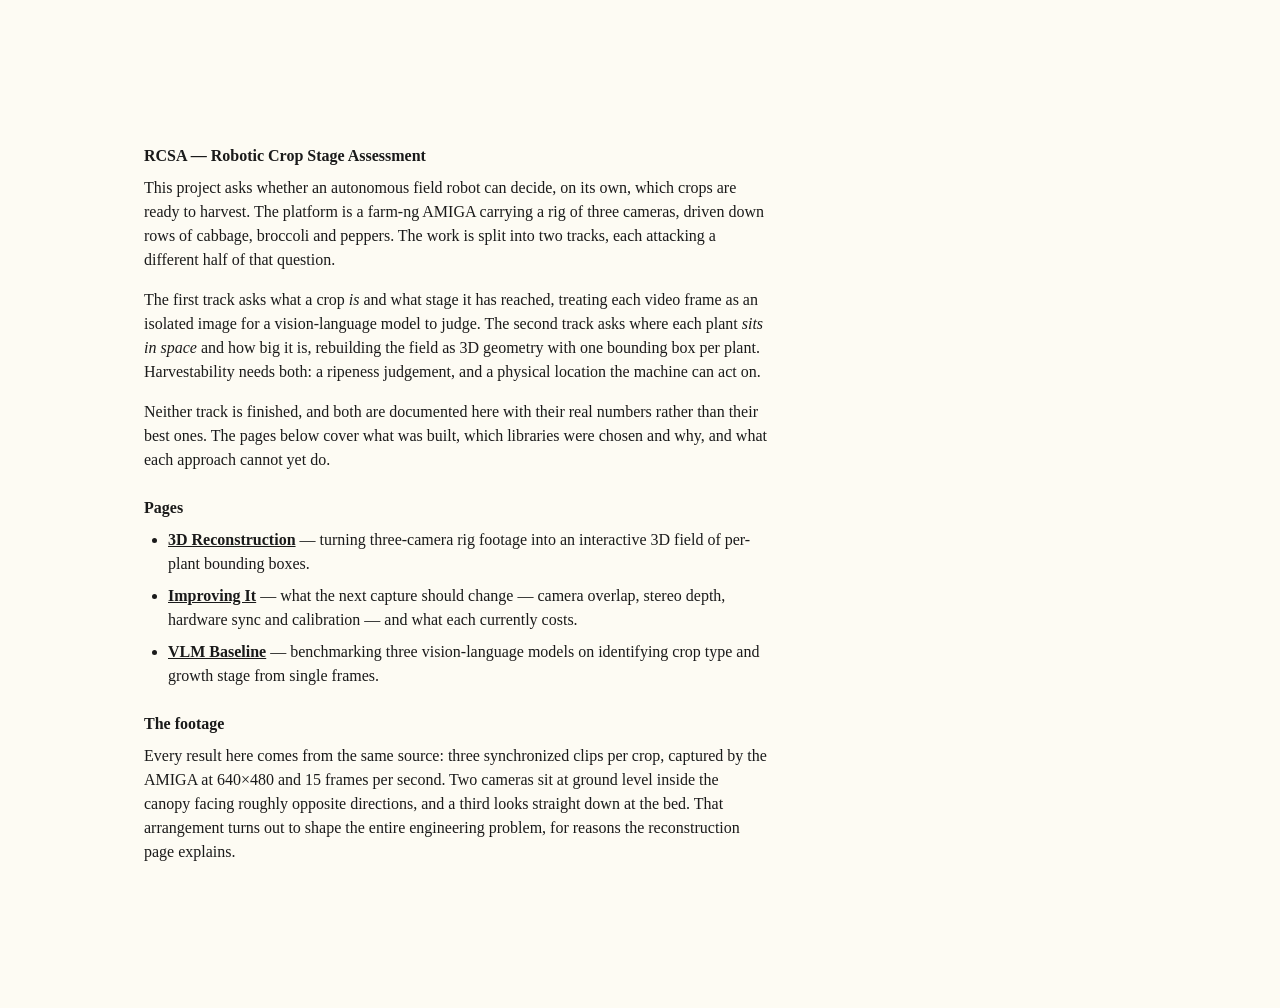
<file: docs/index.html>
<!DOCTYPE html>
<html lang="en">
<head>
<meta charset="utf-8">
<meta name="viewport" content="width=device-width, initial-scale=1">
<title>RCSA — Robotic Crop Stage Assessment</title>
<link rel="stylesheet" href="style.css">
</head>
<body>

<h1>RCSA — Robotic Crop Stage Assessment</h1>

<p>This project asks whether an autonomous field robot can decide, on its own,
which crops are ready to harvest. The platform is a farm-ng AMIGA carrying a
rig of three cameras, driven down rows of cabbage, broccoli and peppers. The
work is split into two tracks, each attacking a different half of that question.</p>

<p>The first track asks what a crop <em>is</em> and what stage it has reached,
treating each video frame as an isolated image for a vision-language model to
judge. The second track asks where each plant <em>sits in space</em> and how big
it is, rebuilding the field as 3D geometry with one bounding box per plant.
Harvestability needs both: a ripeness judgement, and a physical location the
machine can act on.</p>

<p>Neither track is finished, and both are documented here with their real
numbers rather than their best ones. The pages below cover what was built, which
libraries were chosen and why, and what each approach cannot yet do.</p>

<h2>Pages</h2>

<ul>
  <li><a href="reconstruction.html"><strong>3D Reconstruction</strong></a> —
      turning three-camera rig footage into an interactive 3D field of per-plant
      bounding boxes.</li>
  <li><a href="improving.html"><strong>Improving It</strong></a> &mdash;
      what the next capture should change &mdash; camera overlap, stereo depth,
      hardware sync and calibration &mdash; and what each currently costs.</li>
  <li><a href="vlm.html"><strong>VLM Baseline</strong></a> —
      benchmarking three vision-language models on identifying crop type and
      growth stage from single frames.</li>
</ul>

<h2>The footage</h2>

<p>Every result here comes from the same source: three synchronized clips per
crop, captured by the AMIGA at 640&times;480 and 15 frames per second. Two
cameras sit at ground level inside the canopy facing roughly opposite
directions, and a third looks straight down at the bed. That arrangement turns
out to shape the entire engineering problem, for reasons the reconstruction page
explains.</p>

</body>
</html>
</file>
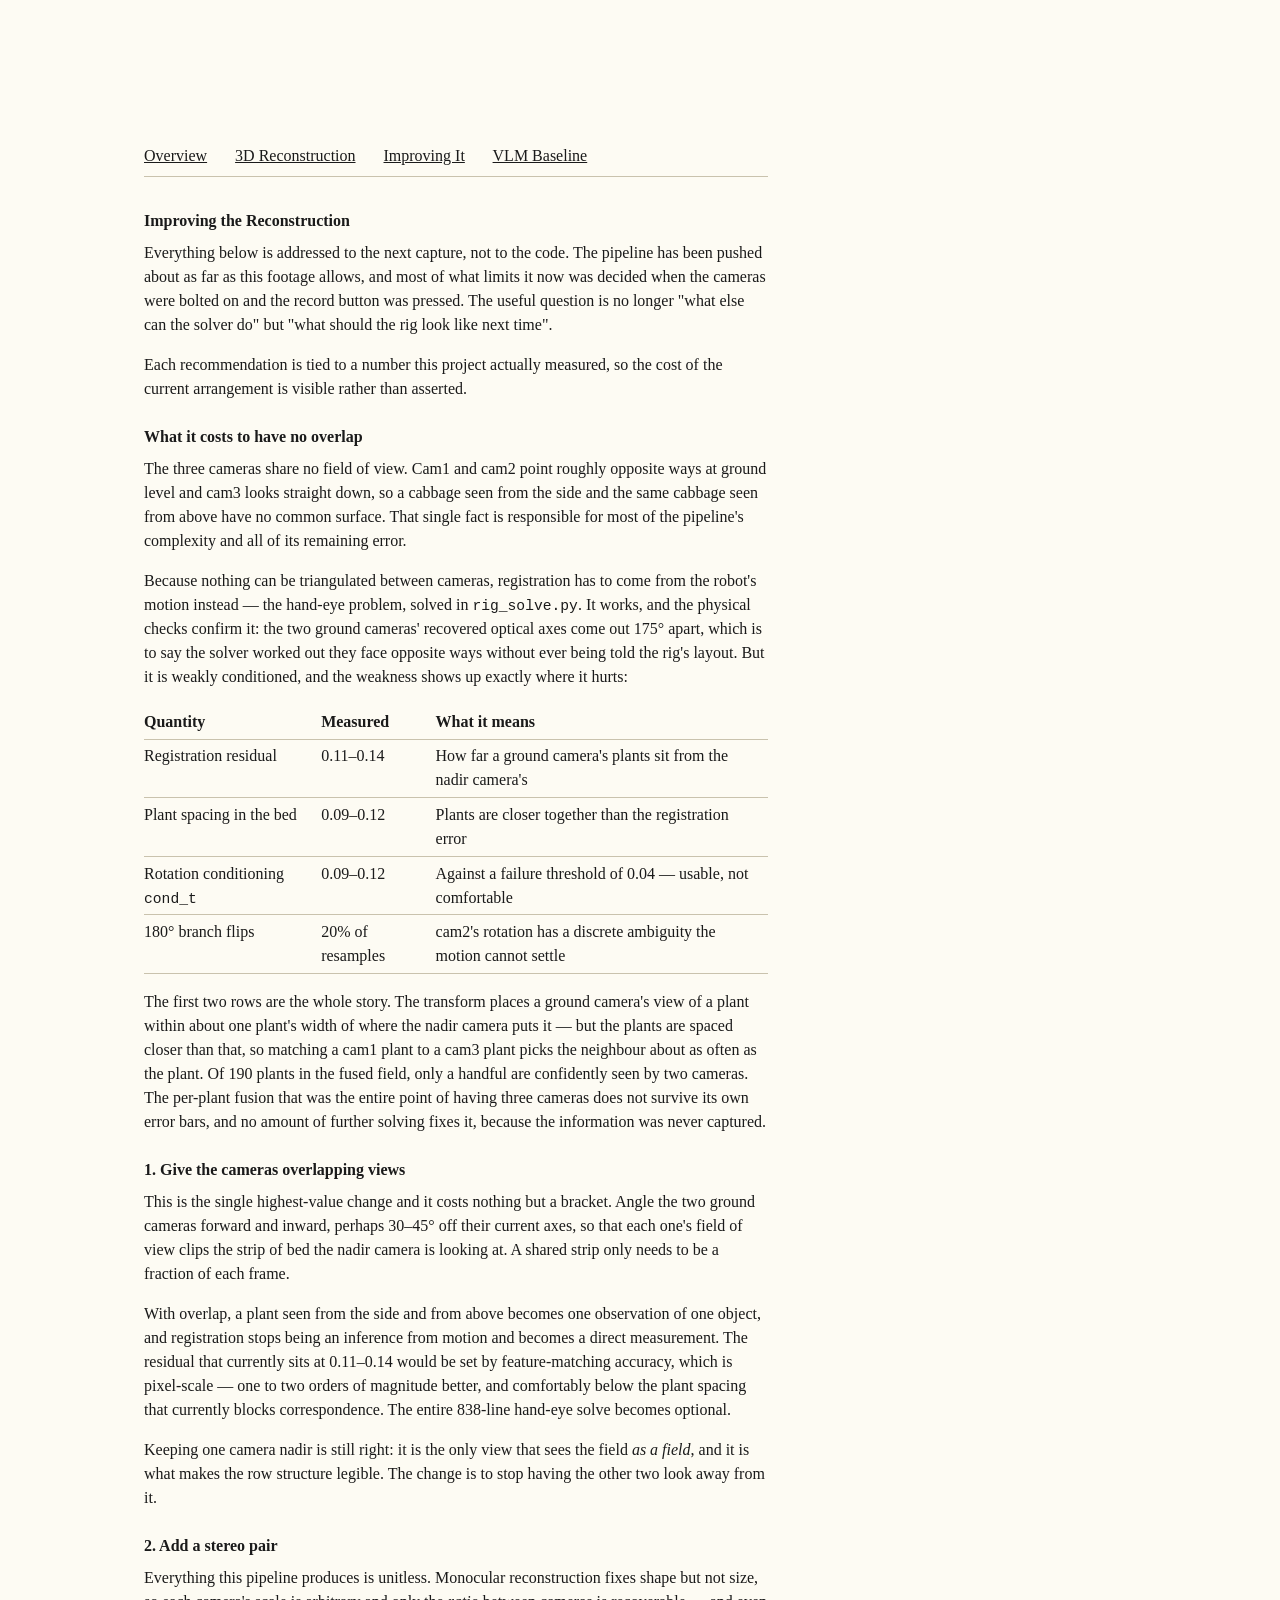
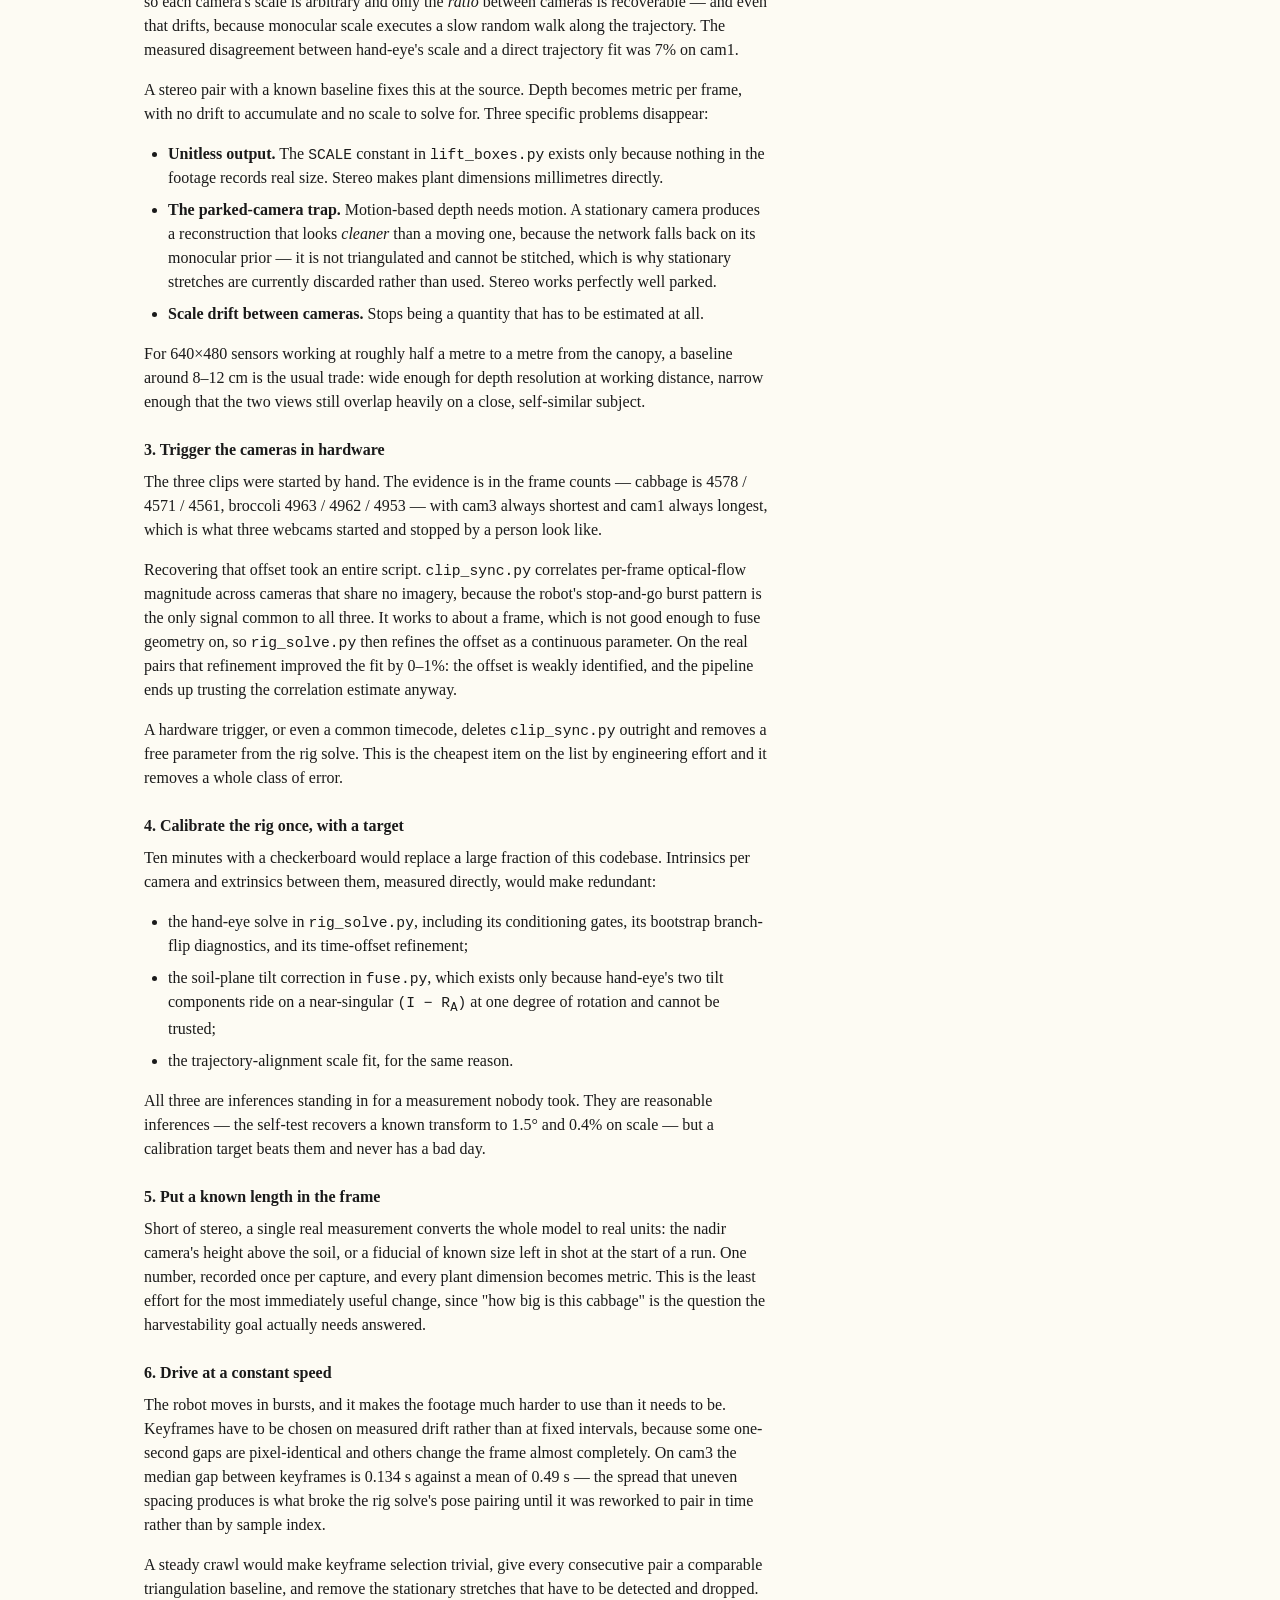
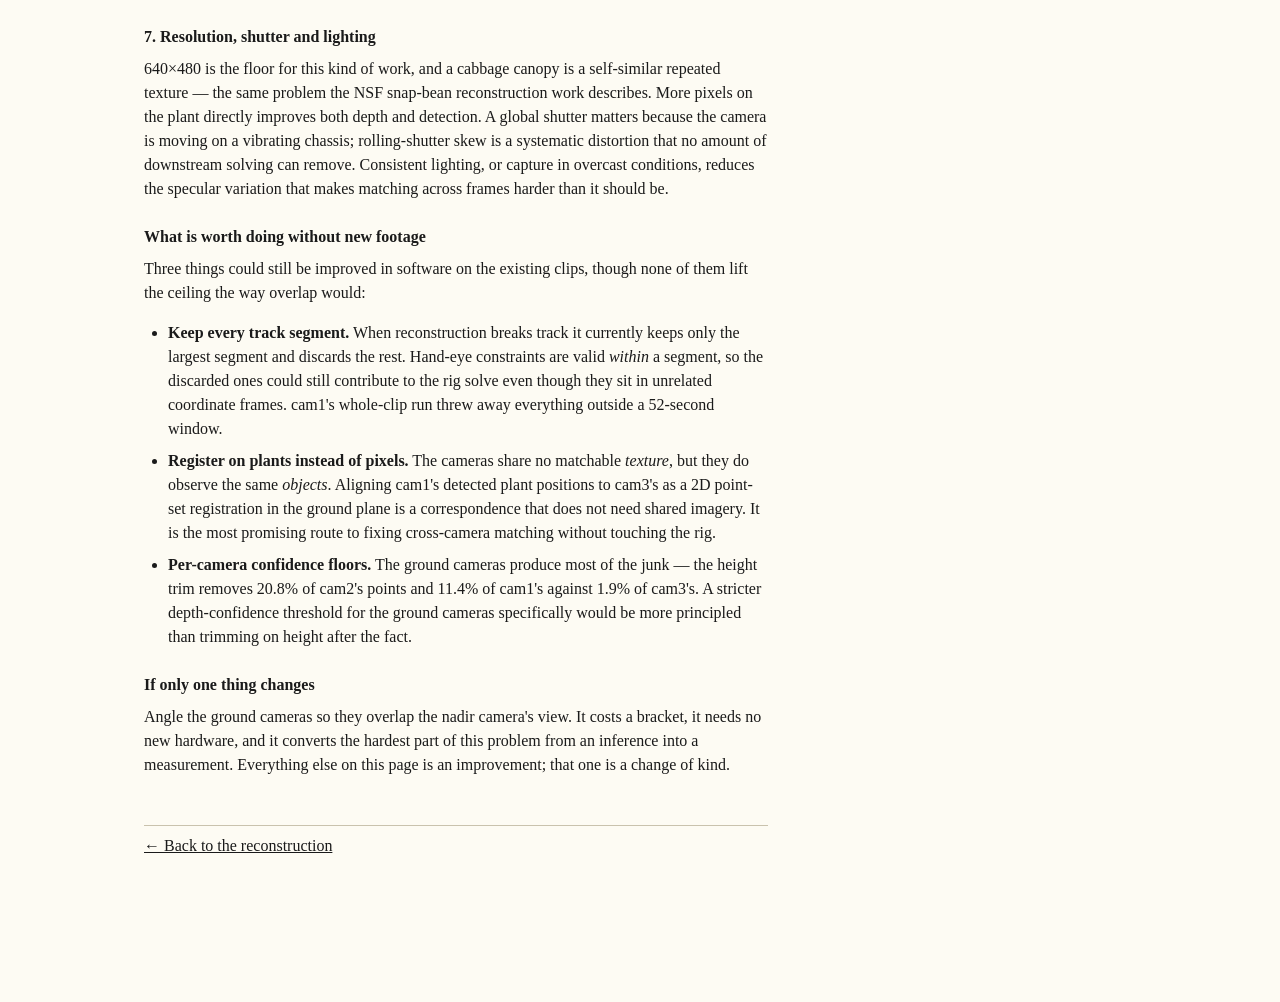
<file: docs/improving.html>
<!DOCTYPE html>
<html lang="en">
<head>
<meta charset="utf-8">
<meta name="viewport" content="width=device-width, initial-scale=1">
<title>Improving the Reconstruction — RCSA</title>
<link rel="stylesheet" href="style.css">
</head>
<body>

<nav>
  <a href="index.html">Overview</a>
  <a href="reconstruction.html">3D Reconstruction</a>
  <a href="improving.html">Improving It</a>
  <a href="vlm.html">VLM Baseline</a>
</nav>

<h1>Improving the Reconstruction</h1>

<p>Everything below is addressed to the next capture, not to the code. The
pipeline has been pushed about as far as this footage allows, and most of what
limits it now was decided when the cameras were bolted on and the record button
was pressed. The useful question is no longer "what else can the solver do" but
"what should the rig look like next time".</p>

<p>Each recommendation is tied to a number this project actually measured, so
the cost of the current arrangement is visible rather than asserted.</p>

<h2>What it costs to have no overlap</h2>

<p>The three cameras share no field of view. Cam1 and cam2 point roughly
opposite ways at ground level and cam3 looks straight down, so a cabbage seen
from the side and the same cabbage seen from above have no common surface. That
single fact is responsible for most of the pipeline's complexity and all of its
remaining error.</p>

<p>Because nothing can be triangulated between cameras, registration has to come
from the robot's motion instead &mdash; the hand-eye problem, solved in
<code>rig_solve.py</code>. It works, and the physical checks confirm it: the two
ground cameras' recovered optical axes come out 175&deg; apart, which is to say
the solver worked out they face opposite ways without ever being told the rig's
layout. But it is weakly conditioned, and the weakness shows up exactly where it
hurts:</p>

<table>
<tr><th>Quantity</th><th>Measured</th><th>What it means</th></tr>
<tr><td>Registration residual</td><td>0.11&ndash;0.14</td><td>How far a ground camera's plants sit from the nadir camera's</td></tr>
<tr><td>Plant spacing in the bed</td><td>0.09&ndash;0.12</td><td>Plants are closer together than the registration error</td></tr>
<tr><td>Rotation conditioning <code>cond_t</code></td><td>0.09&ndash;0.12</td><td>Against a failure threshold of 0.04 &mdash; usable, not comfortable</td></tr>
<tr><td>180&deg; branch flips</td><td>20% of resamples</td><td>cam2's rotation has a discrete ambiguity the motion cannot settle</td></tr>
</table>

<p>The first two rows are the whole story. The transform places a ground
camera's view of a plant within about one plant's width of where the nadir
camera puts it &mdash; but the plants are spaced closer than that, so matching a
cam1 plant to a cam3 plant picks the neighbour about as often as the plant. Of
190 plants in the fused field, only a handful are confidently seen by two
cameras. The per-plant fusion that was the entire point of having three cameras
does not survive its own error bars, and no amount of further solving fixes it,
because the information was never captured.</p>

<h2>1. Give the cameras overlapping views</h2>

<p>This is the single highest-value change and it costs nothing but a bracket.
Angle the two ground cameras forward and inward, perhaps 30&ndash;45&deg; off
their current axes, so that each one's field of view clips the strip of bed the
nadir camera is looking at. A shared strip only needs to be a fraction of each
frame.</p>

<p>With overlap, a plant seen from the side and from above becomes one
observation of one object, and registration stops being an inference from motion
and becomes a direct measurement. The residual that currently sits at
0.11&ndash;0.14 would be set by feature-matching accuracy, which is
pixel-scale &mdash; one to two orders of magnitude better, and comfortably below
the plant spacing that currently blocks correspondence. The entire 838-line
hand-eye solve becomes optional.</p>

<p>Keeping one camera nadir is still right: it is the only view that sees the
field <em>as a field</em>, and it is what makes the row structure legible. The
change is to stop having the other two look away from it.</p>

<h2>2. Add a stereo pair</h2>

<p>Everything this pipeline produces is unitless. Monocular reconstruction fixes
shape but not size, so each camera's scale is arbitrary and only the
<em>ratio</em> between cameras is recoverable &mdash; and even that drifts,
because monocular scale executes a slow random walk along the trajectory. The
measured disagreement between hand-eye's scale and a direct trajectory fit was
7% on cam1.</p>

<p>A stereo pair with a known baseline fixes this at the source. Depth becomes
metric per frame, with no drift to accumulate and no scale to solve for. Three
specific problems disappear:</p>

<ul>
<li><strong>Unitless output.</strong> The <code>SCALE</code> constant in
<code>lift_boxes.py</code> exists only because nothing in the footage records
real size. Stereo makes plant dimensions millimetres directly.</li>
<li><strong>The parked-camera trap.</strong> Motion-based depth needs motion. A
stationary camera produces a reconstruction that looks <em>cleaner</em> than a
moving one, because the network falls back on its monocular prior &mdash; it is
not triangulated and cannot be stitched, which is why stationary stretches are
currently discarded rather than used. Stereo works perfectly well parked.</li>
<li><strong>Scale drift between cameras.</strong> Stops being a quantity that
has to be estimated at all.</li>
</ul>

<p>For 640&times;480 sensors working at roughly half a metre to a metre from the
canopy, a baseline around 8&ndash;12&nbsp;cm is the usual trade: wide enough for
depth resolution at working distance, narrow enough that the two views still
overlap heavily on a close, self-similar subject.</p>

<h2>3. Trigger the cameras in hardware</h2>

<p>The three clips were started by hand. The evidence is in the frame counts
&mdash; cabbage is 4578 / 4571 / 4561, broccoli 4963 / 4962 / 4953 &mdash; with
cam3 always shortest and cam1 always longest, which is what three webcams
started and stopped by a person look like.</p>

<p>Recovering that offset took an entire script. <code>clip_sync.py</code>
correlates per-frame optical-flow magnitude across cameras that share no
imagery, because the robot's stop-and-go burst pattern is the only signal
common to all three. It works to about a frame, which is not good enough to fuse
geometry on, so <code>rig_solve.py</code> then refines the offset as a continuous
parameter. On the real pairs that refinement improved the fit by 0&ndash;1%: the
offset is weakly identified, and the pipeline ends up trusting the correlation
estimate anyway.</p>

<p>A hardware trigger, or even a common timecode, deletes
<code>clip_sync.py</code> outright and removes a free parameter from the rig
solve. This is the cheapest item on the list by engineering effort and it
removes a whole class of error.</p>

<h2>4. Calibrate the rig once, with a target</h2>

<p>Ten minutes with a checkerboard would replace a large fraction of this
codebase. Intrinsics per camera and extrinsics between them, measured directly,
would make redundant:</p>

<ul>
<li>the hand-eye solve in <code>rig_solve.py</code>, including its conditioning
gates, its bootstrap branch-flip diagnostics, and its time-offset refinement;</li>
<li>the soil-plane tilt correction in <code>fuse.py</code>, which exists only
because hand-eye's two tilt components ride on a near-singular
<code>(I&nbsp;&minus;&nbsp;R<sub>A</sub>)</code> at one degree of rotation and
cannot be trusted;</li>
<li>the trajectory-alignment scale fit, for the same reason.</li>
</ul>

<p>All three are inferences standing in for a measurement nobody took. They are
reasonable inferences &mdash; the self-test recovers a known transform to 1.5&deg;
and 0.4% on scale &mdash; but a calibration target beats them and never has a
bad day.</p>

<h2>5. Put a known length in the frame</h2>

<p>Short of stereo, a single real measurement converts the whole model to real
units: the nadir camera's height above the soil, or a fiducial of known size
left in shot at the start of a run. One number, recorded once per capture, and
every plant dimension becomes metric. This is the least effort for the most
immediately useful change, since "how big is this cabbage" is the question the
harvestability goal actually needs answered.</p>

<h2>6. Drive at a constant speed</h2>

<p>The robot moves in bursts, and it makes the footage much harder to use than
it needs to be. Keyframes have to be chosen on measured drift rather than at
fixed intervals, because some one-second gaps are pixel-identical and others
change the frame almost completely. On cam3 the median gap between keyframes is
0.134&nbsp;s against a mean of 0.49&nbsp;s &mdash; the spread that uneven spacing
produces is what broke the rig solve's pose pairing until it was reworked to
pair in time rather than by sample index.</p>

<p>A steady crawl would make keyframe selection trivial, give every consecutive
pair a comparable triangulation baseline, and remove the stationary stretches
that have to be detected and dropped.</p>

<h2>7. Resolution, shutter and lighting</h2>

<p>640&times;480 is the floor for this kind of work, and a cabbage canopy is a
self-similar repeated texture &mdash; the same problem the NSF snap-bean
reconstruction work describes. More pixels on the plant directly improves both
depth and detection. A global shutter matters because the camera is moving on a
vibrating chassis; rolling-shutter skew is a systematic distortion that no
amount of downstream solving can remove. Consistent lighting, or capture in
overcast conditions, reduces the specular variation that makes matching across
frames harder than it should be.</p>

<h2>What is worth doing without new footage</h2>

<p>Three things could still be improved in software on the existing clips,
though none of them lift the ceiling the way overlap would:</p>

<ul>
<li><strong>Keep every track segment.</strong> When reconstruction breaks track
it currently keeps only the largest segment and discards the rest. Hand-eye
constraints are valid <em>within</em> a segment, so the discarded ones could
still contribute to the rig solve even though they sit in unrelated coordinate
frames. cam1's whole-clip run threw away everything outside a 52-second
window.</li>
<li><strong>Register on plants instead of pixels.</strong> The cameras share no
matchable <em>texture</em>, but they do observe the same <em>objects</em>.
Aligning cam1's detected plant positions to cam3's as a 2D point-set
registration in the ground plane is a correspondence that does not need shared
imagery. It is the most promising route to fixing cross-camera matching without
touching the rig.</li>
<li><strong>Per-camera confidence floors.</strong> The ground cameras produce
most of the junk &mdash; the height trim removes 20.8% of cam2's points and
11.4% of cam1's against 1.9% of cam3's. A stricter depth-confidence threshold
for the ground cameras specifically would be more principled than trimming on
height after the fact.</li>
</ul>

<h2>If only one thing changes</h2>

<p>Angle the ground cameras so they overlap the nadir camera's view. It costs a
bracket, it needs no new hardware, and it converts the hardest part of this
problem from an inference into a measurement. Everything else on this page is an
improvement; that one is a change of kind.</p>

<p class="back"><a href="reconstruction.html">&#8592; Back to the reconstruction</a></p>

</body>
</html>
</file>
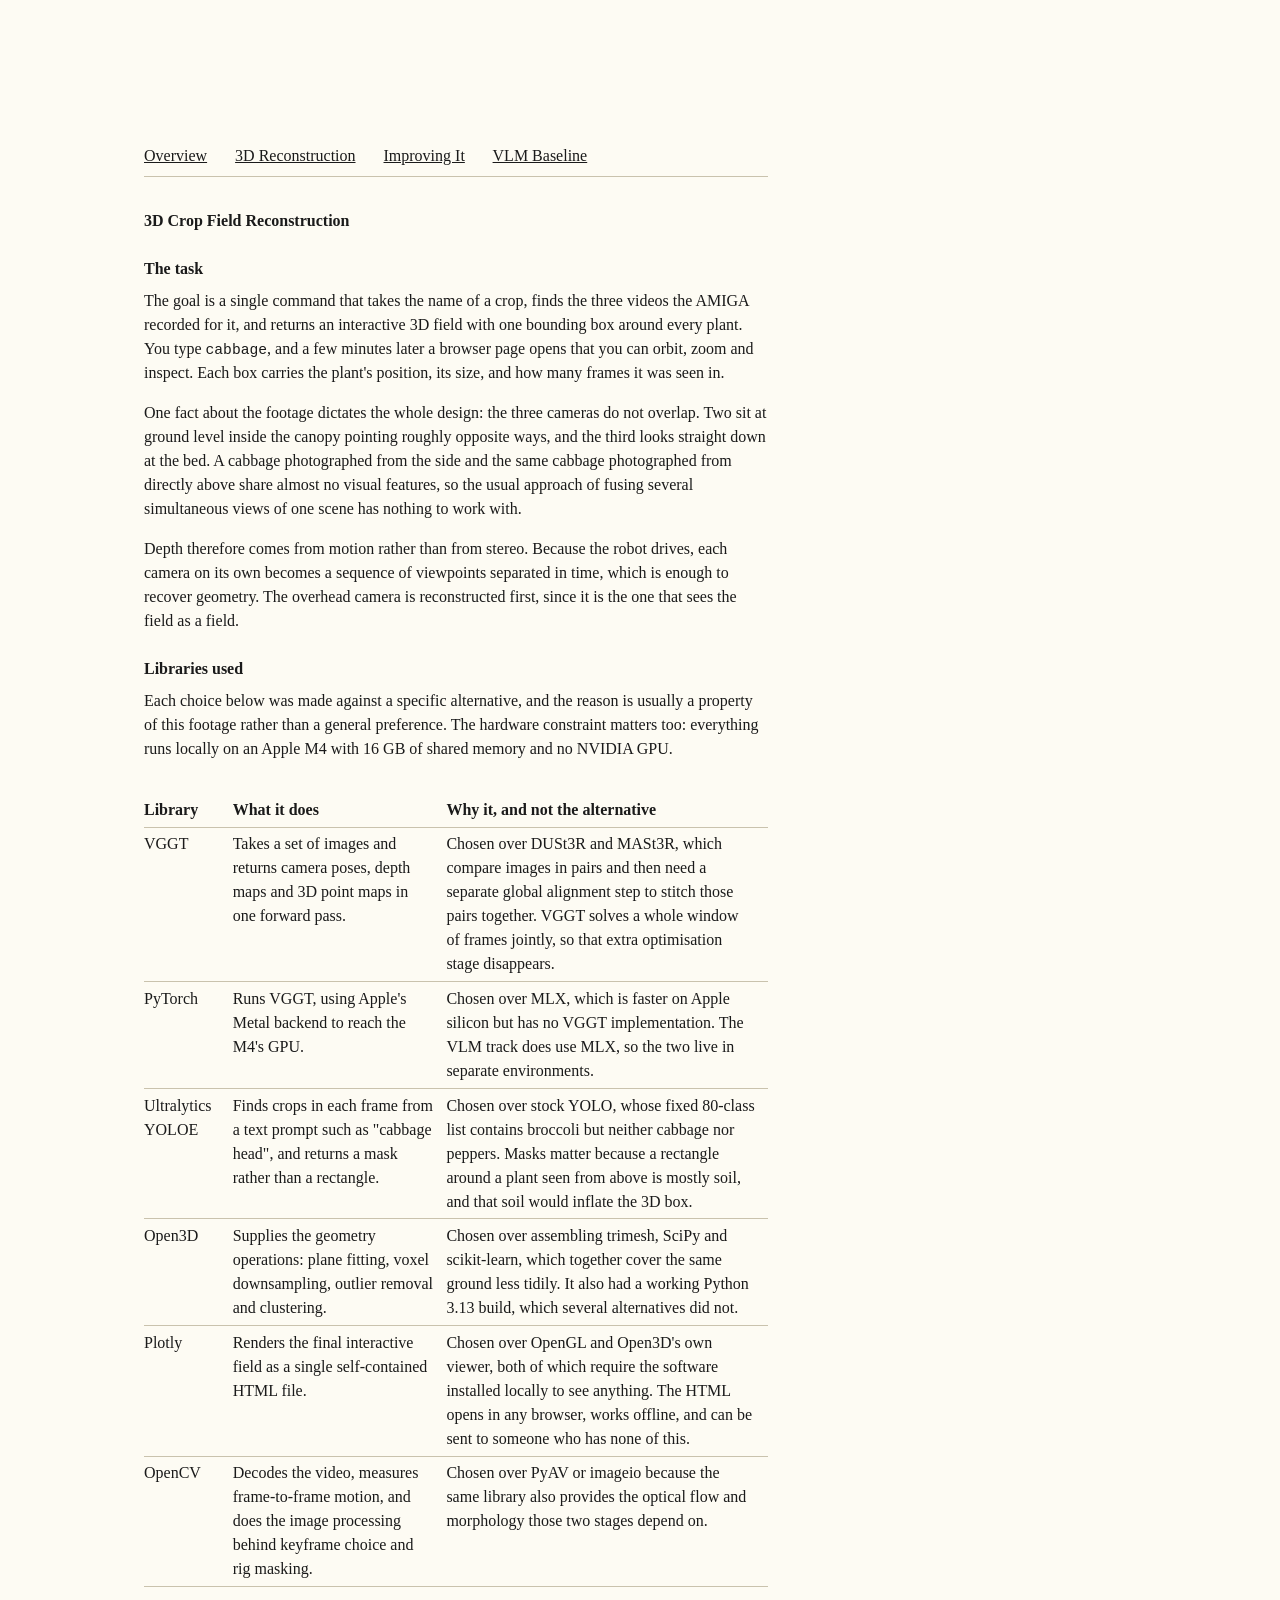
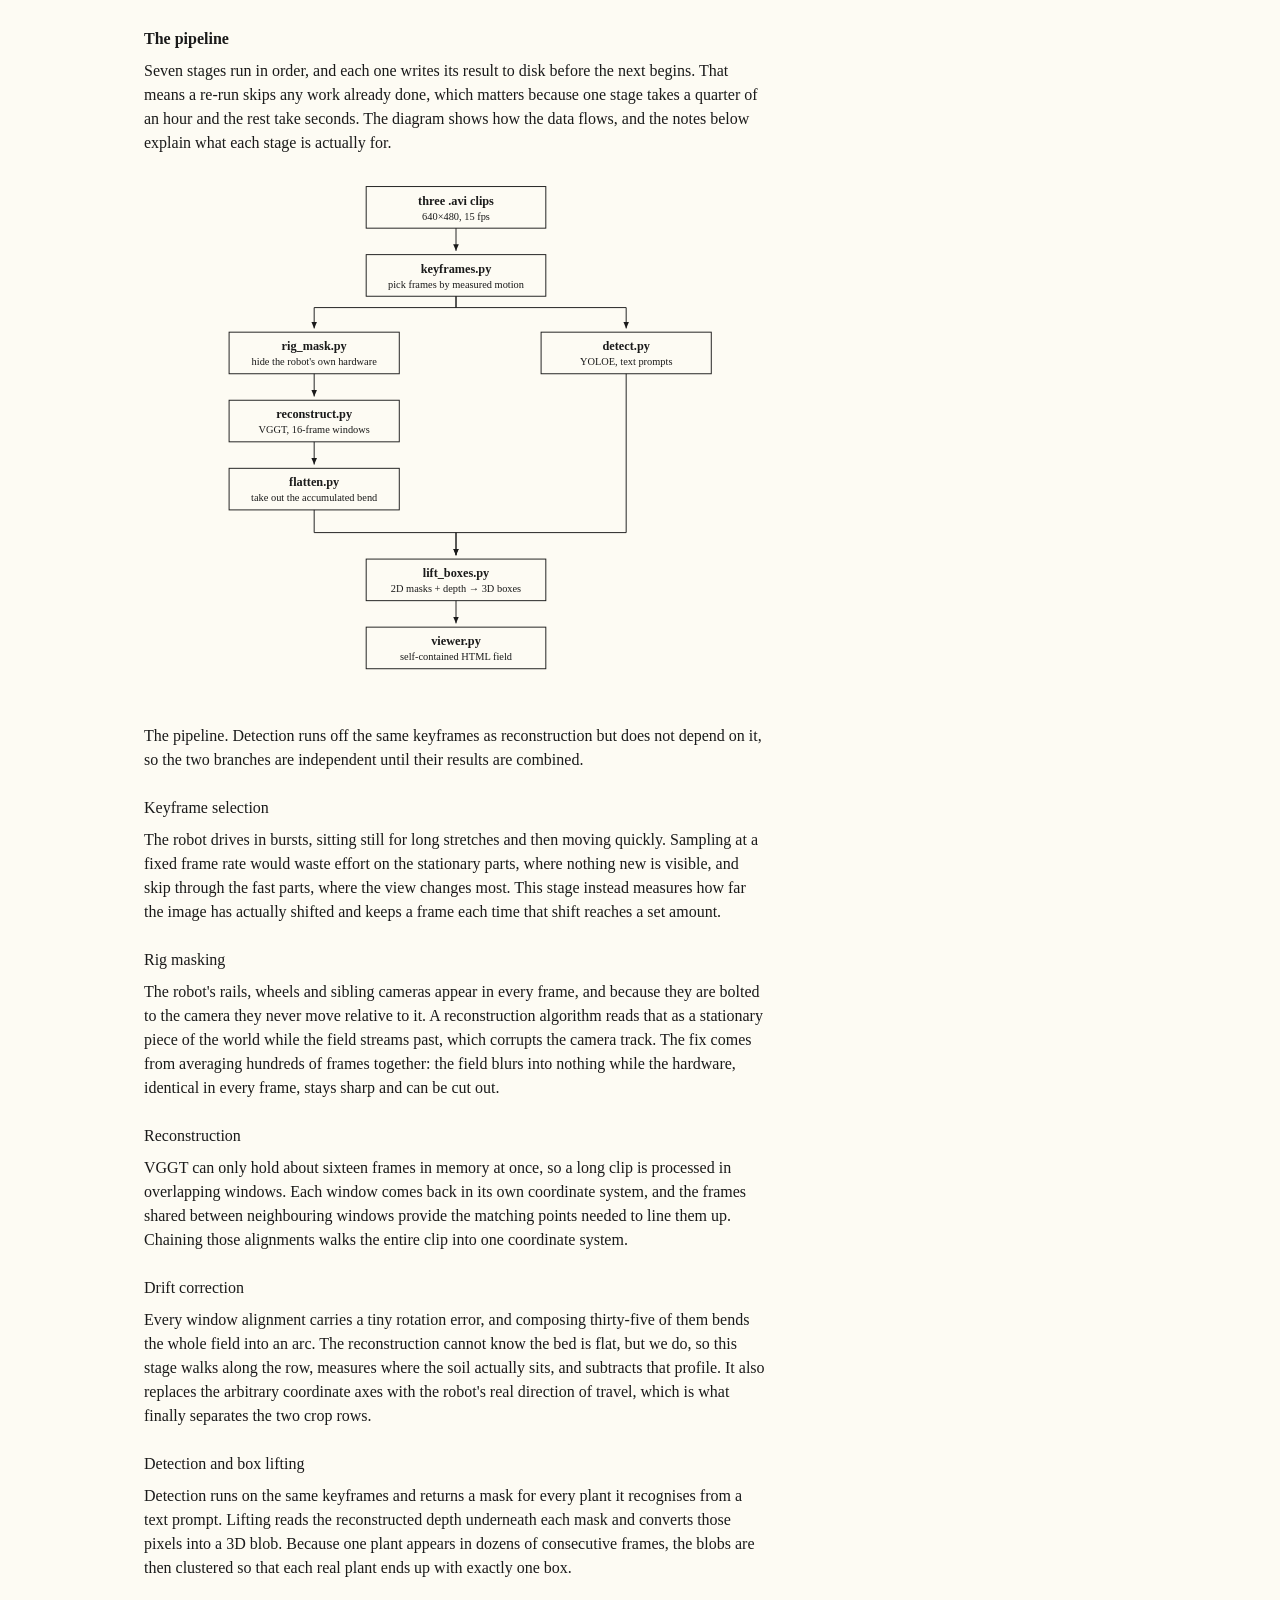
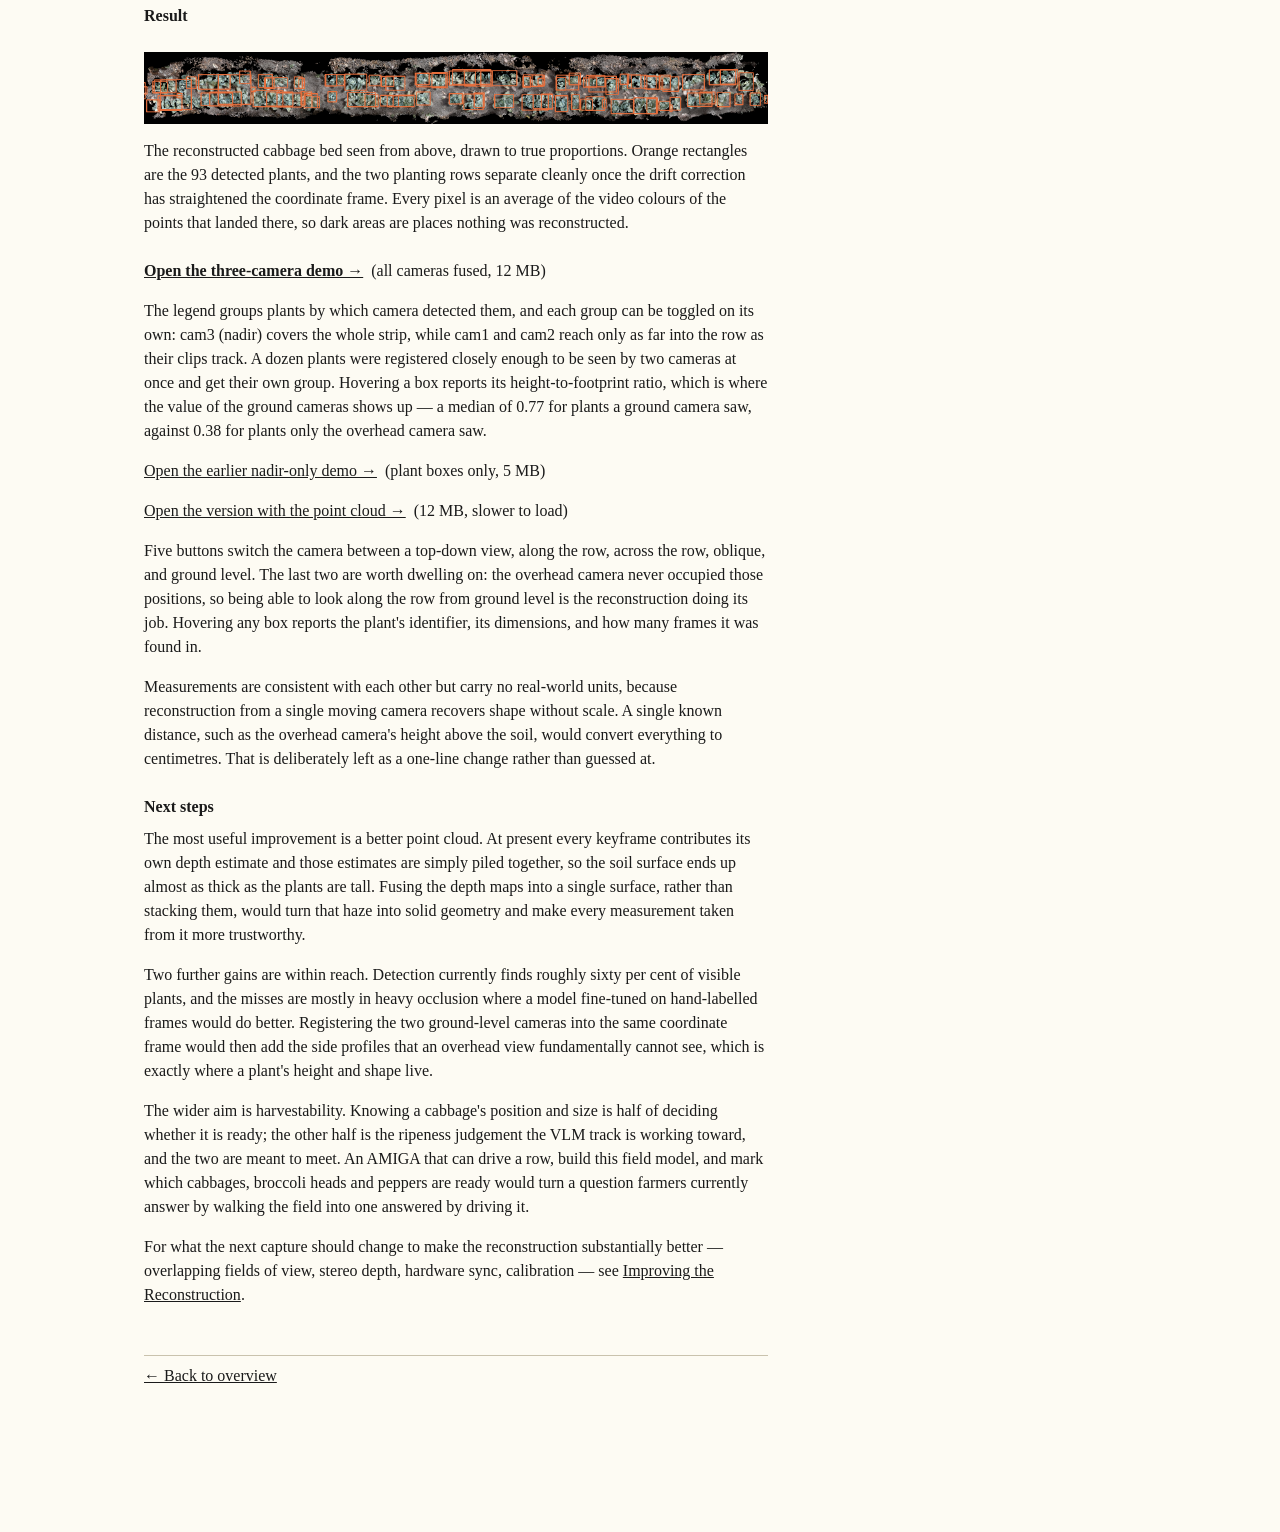
<file: docs/reconstruction.html>
<!DOCTYPE html>
<html lang="en">
<head>
<meta charset="utf-8">
<meta name="viewport" content="width=device-width, initial-scale=1">
<title>3D Crop Field Reconstruction — RCSA</title>
<link rel="stylesheet" href="style.css">
</head>
<body>

<nav>
  <a href="index.html">Overview</a>
  <a href="reconstruction.html">3D Reconstruction</a>
  <a href="improving.html">Improving It</a>
  <a href="vlm.html">VLM Baseline</a>
</nav>

<h1>3D Crop Field Reconstruction</h1>

<h2>The task</h2>

<p>The goal is a single command that takes the name of a crop, finds the three
videos the AMIGA recorded for it, and returns an interactive 3D field with one
bounding box around every plant. You type <code>cabbage</code>, and a few
minutes later a browser page opens that you can orbit, zoom and inspect. Each
box carries the plant's position, its size, and how many frames it was seen in.</p>

<p>One fact about the footage dictates the whole design: the three cameras do
not overlap. Two sit at ground level inside the canopy pointing roughly opposite
ways, and the third looks straight down at the bed. A cabbage photographed from
the side and the same cabbage photographed from directly above share almost no
visual features, so the usual approach of fusing several simultaneous views of
one scene has nothing to work with.</p>

<p>Depth therefore comes from motion rather than from stereo. Because the robot
drives, each camera on its own becomes a sequence of viewpoints separated in
time, which is enough to recover geometry. The overhead camera is reconstructed
first, since it is the one that sees the field as a field.</p>

<h2>Libraries used</h2>

<p>Each choice below was made against a specific alternative, and the reason is
usually a property of this footage rather than a general preference. The
hardware constraint matters too: everything runs locally on an Apple M4 with
16&nbsp;GB of shared memory and no NVIDIA GPU.</p>

<div class="scroll">
<table>
<tr><th>Library</th><th>What it does</th><th>Why it, and not the alternative</th></tr>

<tr>
<td>VGGT</td>
<td>Takes a set of images and returns camera poses, depth maps and 3D point maps
in one forward pass.</td>
<td>Chosen over DUSt3R and MASt3R, which compare images in pairs and then need a
separate global alignment step to stitch those pairs together. VGGT solves a
whole window of frames jointly, so that extra optimisation stage disappears.</td>
</tr>

<tr>
<td>PyTorch</td>
<td>Runs VGGT, using Apple's Metal backend to reach the M4's GPU.</td>
<td>Chosen over MLX, which is faster on Apple silicon but has no VGGT
implementation. The VLM track does use MLX, so the two live in separate
environments.</td>
</tr>

<tr>
<td>Ultralytics YOLOE</td>
<td>Finds crops in each frame from a text prompt such as "cabbage head", and
returns a mask rather than a rectangle.</td>
<td>Chosen over stock YOLO, whose fixed 80-class list contains broccoli but
neither cabbage nor peppers. Masks matter because a rectangle around a plant
seen from above is mostly soil, and that soil would inflate the 3D box.</td>
</tr>

<tr>
<td>Open3D</td>
<td>Supplies the geometry operations: plane fitting, voxel downsampling, outlier
removal and clustering.</td>
<td>Chosen over assembling trimesh, SciPy and scikit-learn, which together cover
the same ground less tidily. It also had a working Python 3.13 build, which
several alternatives did not.</td>
</tr>

<tr>
<td>Plotly</td>
<td>Renders the final interactive field as a single self-contained HTML file.</td>
<td>Chosen over OpenGL and Open3D's own viewer, both of which require the
software installed locally to see anything. The HTML opens in any browser, works
offline, and can be sent to someone who has none of this.</td>
</tr>

<tr>
<td>OpenCV</td>
<td>Decodes the video, measures frame-to-frame motion, and does the image
processing behind keyframe choice and rig masking.</td>
<td>Chosen over PyAV or imageio because the same library also provides the
optical flow and morphology those two stages depend on.</td>
</tr>
</table>
</div>

<h2>The pipeline</h2>

<p>Seven stages run in order, and each one writes its result to disk before the
next begins. That means a re-run skips any work already done, which matters
because one stage takes a quarter of an hour and the rest take seconds. The
diagram shows how the data flows, and the notes below explain what each stage is
actually for.</p>

<figure>
<svg viewBox="0 0 660 560" xmlns="http://www.w3.org/2000/svg" role="img"
     aria-label="Pipeline diagram: three clips feed keyframe selection, which
     branches into rig masking plus reconstruction plus drift correction on one
     side and crop detection on the other, both rejoining at box lifting and
     then the viewer.">
  <defs>
    <marker id="a" markerWidth="8" markerHeight="8" refX="7" refY="3"
            orient="auto"><path d="M0,0 L7,3 L0,6 z" fill="#1a1a1a"/></marker>
  </defs>
  <g font-family="Times New Roman, Times, serif" fill="#1a1a1a">
    <g stroke="#1a1a1a" stroke-width="1" fill="none" marker-end="url(#a)">
      <path d="M330,52 L330,76"/>
      <path d="M330,124 L330,136 L180,136 L180,158"/>
      <path d="M330,124 L330,136 L510,136 L510,158"/>
      <path d="M180,206 L180,230"/>
      <path d="M180,278 L180,302"/>
      <path d="M180,350 L180,374 L330,374 L330,398"/>
      <path d="M510,206 L510,374 L330,374 L330,398"/>
      <path d="M330,446 L330,470"/>
    </g>

    <g fill="none" stroke="#1a1a1a" stroke-width="1">
      <rect x="235" y="8" width="190" height="44"/>
      <rect x="235" y="80" width="190" height="44"/>
      <rect x="90"  y="162" width="180" height="44"/>
      <rect x="90"  y="234" width="180" height="44"/>
      <rect x="90"  y="306" width="180" height="44"/>
      <rect x="420" y="162" width="180" height="44"/>
      <rect x="235" y="402" width="190" height="44"/>
      <rect x="235" y="474" width="190" height="44"/>
    </g>

    <g text-anchor="middle" font-size="13" font-weight="bold">
      <text x="330" y="27">three .avi clips</text>
      <text x="330" y="99">keyframes.py</text>
      <text x="180" y="181">rig_mask.py</text>
      <text x="180" y="253">reconstruct.py</text>
      <text x="180" y="325">flatten.py</text>
      <text x="510" y="181">detect.py</text>
      <text x="330" y="421">lift_boxes.py</text>
      <text x="330" y="493">viewer.py</text>
    </g>

    <g text-anchor="middle" font-size="11">
      <text x="330" y="43">640&#215;480, 15 fps</text>
      <text x="330" y="115">pick frames by measured motion</text>
      <text x="180" y="197">hide the robot's own hardware</text>
      <text x="180" y="269">VGGT, 16-frame windows</text>
      <text x="180" y="341">take out the accumulated bend</text>
      <text x="510" y="197">YOLOE, text prompts</text>
      <text x="330" y="437">2D masks + depth &#8594; 3D boxes</text>
      <text x="330" y="509">self-contained HTML field</text>
    </g>
  </g>
</svg>
<figcaption>The pipeline. Detection runs off the same keyframes as
reconstruction but does not depend on it, so the two branches are independent
until their results are combined.</figcaption>
</figure>

<h3>Keyframe selection</h3>

<p>The robot drives in bursts, sitting still for long stretches and then moving
quickly. Sampling at a fixed frame rate would waste effort on the stationary
parts, where nothing new is visible, and skip through the fast parts, where the
view changes most. This stage instead measures how far the image has actually
shifted and keeps a frame each time that shift reaches a set amount.</p>

<h3>Rig masking</h3>

<p>The robot's rails, wheels and sibling cameras appear in every frame, and
because they are bolted to the camera they never move relative to it. A
reconstruction algorithm reads that as a stationary piece of the world while the
field streams past, which corrupts the camera track. The fix comes from
averaging hundreds of frames together: the field blurs into nothing while the
hardware, identical in every frame, stays sharp and can be cut out.</p>

<h3>Reconstruction</h3>

<p>VGGT can only hold about sixteen frames in memory at once, so a long clip is
processed in overlapping windows. Each window comes back in its own coordinate
system, and the frames shared between neighbouring windows provide the matching
points needed to line them up. Chaining those alignments walks the entire clip
into one coordinate system.</p>

<h3>Drift correction</h3>

<p>Every window alignment carries a tiny rotation error, and composing
thirty-five of them bends the whole field into an arc. The reconstruction cannot
know the bed is flat, but we do, so this stage walks along the row, measures
where the soil actually sits, and subtracts that profile. It also replaces the
arbitrary coordinate axes with the robot's real direction of travel, which is
what finally separates the two crop rows.</p>

<h3>Detection and box lifting</h3>

<p>Detection runs on the same keyframes and returns a mask for every plant it
recognises from a text prompt. Lifting reads the reconstructed depth underneath
each mask and converts those pixels into a 3D blob. Because one plant appears in
dozens of consecutive frames, the blobs are then clustered so that each real
plant ends up with exactly one box.</p>

<h2>Result</h2>

<figure>
<img src="img/field_topdown.png"
     alt="Top-down view of the reconstructed cabbage bed, showing two rows of
     plants outlined by orange bounding boxes.">
<figcaption>The reconstructed cabbage bed seen from above, drawn to true
proportions. Orange rectangles are the 93 detected plants, and the two planting
rows separate cleanly once the drift correction has straightened the coordinate
frame. Every pixel is an average of the video colours of the points that landed
there, so dark areas are places nothing was reconstructed.</figcaption>
</figure>

<p><a href="demo/cabbage_fused.html"><strong>Open the three-camera demo
&#8594;</strong></a> &nbsp;(all cameras fused, 12&nbsp;MB)</p>

<p>The legend groups plants by which camera detected them, and each group can be
toggled on its own: cam3 (nadir) covers the whole strip, while cam1 and cam2 reach
only as far into the row as their clips track. A dozen plants were registered
closely enough to be seen by two cameras at once and get their own group. Hovering
a box reports its height-to-footprint ratio, which is where the value of the ground
cameras shows up &mdash; a median of 0.77 for plants a ground camera saw, against
0.38 for plants only the overhead camera saw.</p>

<p><a href="demo/cabbage_cam3_boxes.html">Open the earlier nadir-only demo
&#8594;</a> &nbsp;(plant boxes only, 5&nbsp;MB)</p>

<p><a href="demo/cabbage_cam3.html">Open the version with the point cloud
&#8594;</a> &nbsp;(12&nbsp;MB, slower to load)</p>

<p>Five buttons switch the camera between a top-down view, along the row, across
the row, oblique, and ground level. The last two are worth dwelling on: the
overhead camera never occupied those positions, so being able to look along the
row from ground level is the reconstruction doing its job. Hovering any box
reports the plant's identifier, its dimensions, and how many frames it was found
in.</p>

<p>Measurements are consistent with each other but carry no real-world units,
because reconstruction from a single moving camera recovers shape without scale.
A single known distance, such as the overhead camera's height above the soil,
would convert everything to centimetres. That is deliberately left as a
one-line change rather than guessed at.</p>

<h2>Next steps</h2>

<p>The most useful improvement is a better point cloud. At present every
keyframe contributes its own depth estimate and those estimates are simply piled
together, so the soil surface ends up almost as thick as the plants are tall.
Fusing the depth maps into a single surface, rather than stacking them, would
turn that haze into solid geometry and make every measurement taken from it more
trustworthy.</p>

<p>Two further gains are within reach. Detection currently finds roughly sixty
per cent of visible plants, and the misses are mostly in heavy occlusion where a
model fine-tuned on hand-labelled frames would do better. Registering the two
ground-level cameras into the same coordinate frame would then add the side
profiles that an overhead view fundamentally cannot see, which is exactly where
a plant's height and shape live.</p>

<p>The wider aim is harvestability. Knowing a cabbage's position and size is
half of deciding whether it is ready; the other half is the ripeness judgement
the VLM track is working toward, and the two are meant to meet. An AMIGA that
can drive a row, build this field model, and mark which cabbages, broccoli heads
and peppers are ready would turn a question farmers currently answer by walking
the field into one answered by driving it.</p>

<p>For what the next capture should change to make the reconstruction
substantially better &mdash; overlapping fields of view, stereo depth, hardware
sync, calibration &mdash; see <a href="improving.html">Improving the
Reconstruction</a>.</p>

<p class="back"><a href="index.html">&#8592; Back to overview</a></p>

</body>
</html>
</file>
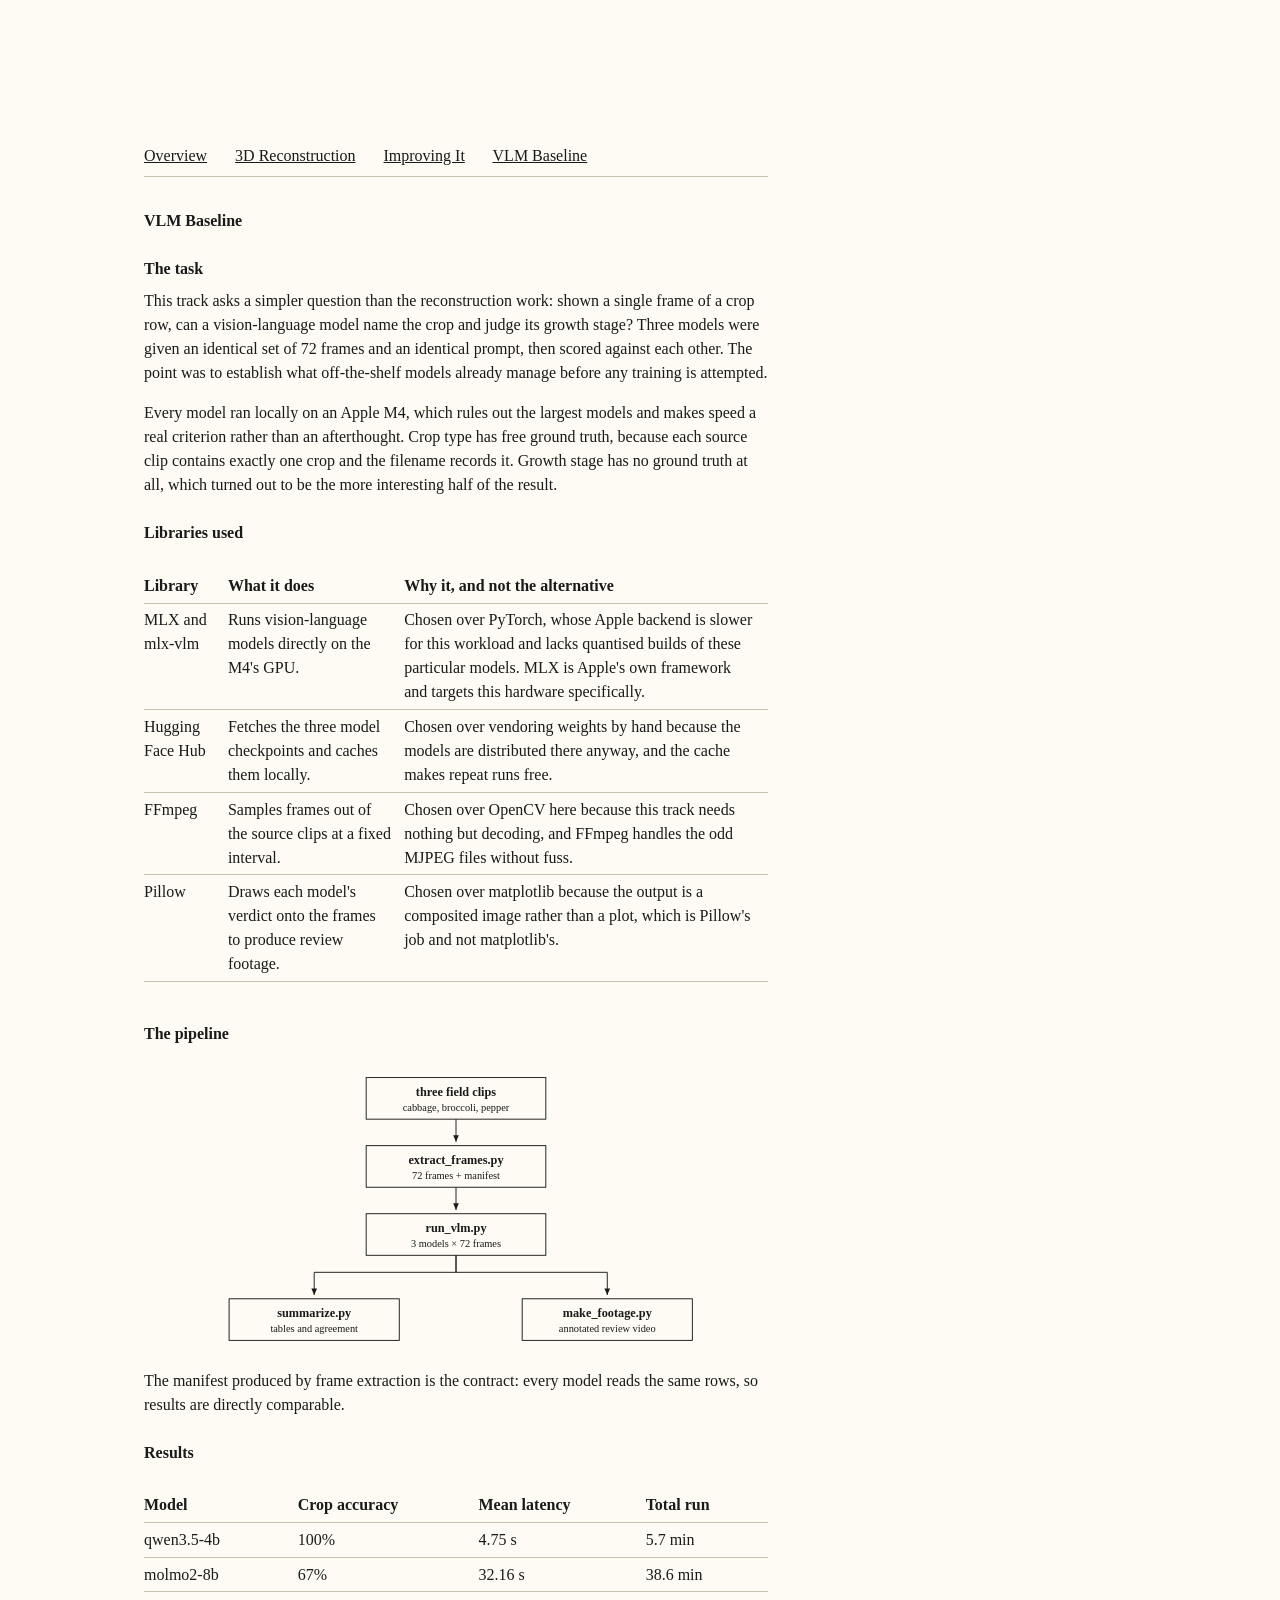
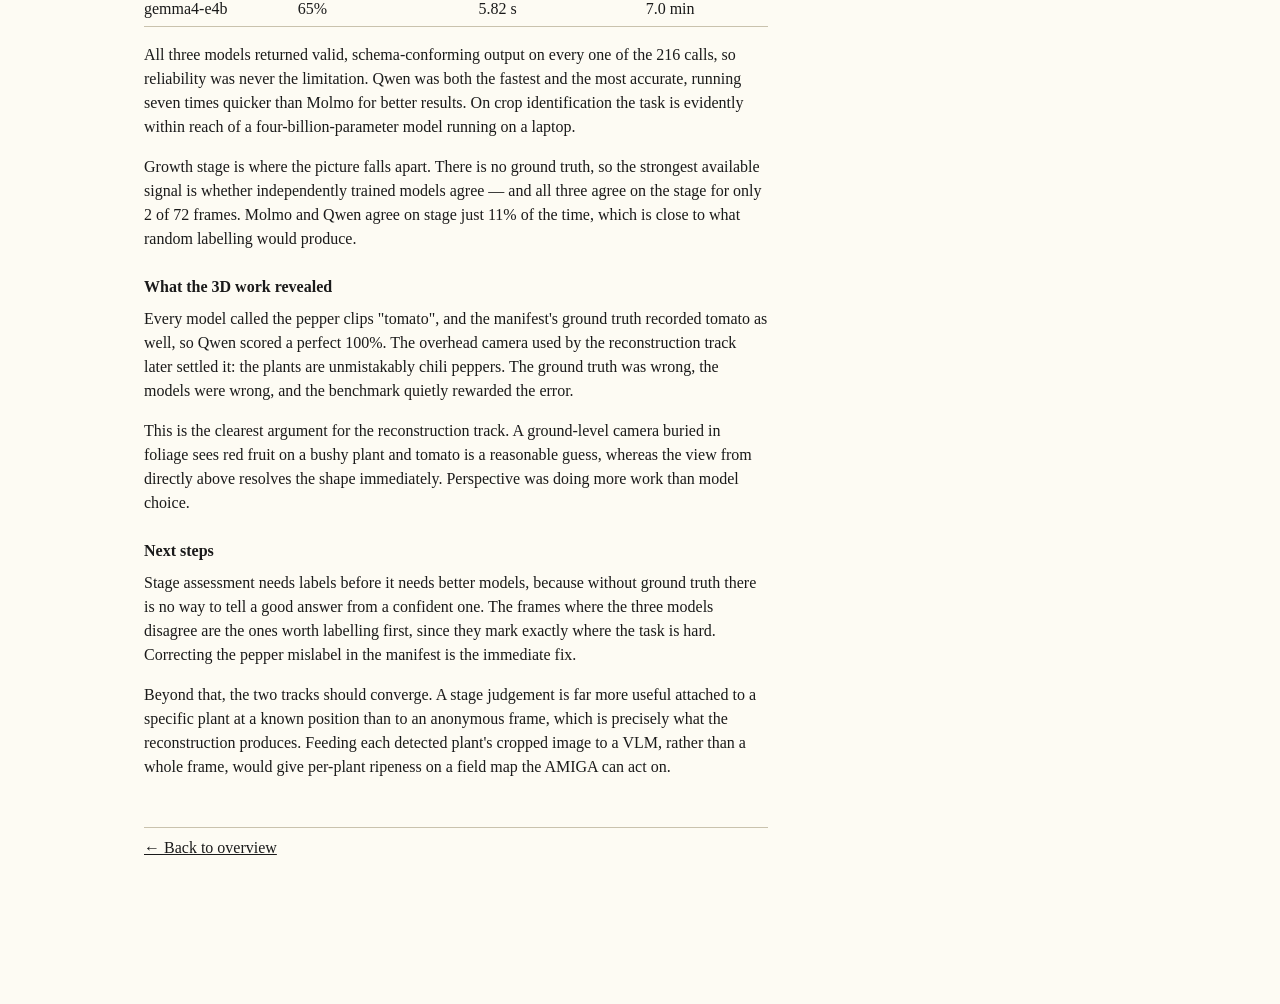
<file: docs/vlm.html>
<!DOCTYPE html>
<html lang="en">
<head>
<meta charset="utf-8">
<meta name="viewport" content="width=device-width, initial-scale=1">
<title>VLM Baseline — RCSA</title>
<link rel="stylesheet" href="style.css">
</head>
<body>

<nav>
  <a href="index.html">Overview</a>
  <a href="reconstruction.html">3D Reconstruction</a>
  <a href="improving.html">Improving It</a>
  <a href="vlm.html">VLM Baseline</a>
</nav>

<h1>VLM Baseline</h1>

<h2>The task</h2>

<p>This track asks a simpler question than the reconstruction work: shown a
single frame of a crop row, can a vision-language model name the crop and judge
its growth stage? Three models were given an identical set of 72 frames and an
identical prompt, then scored against each other. The point was to establish
what off-the-shelf models already manage before any training is attempted.</p>

<p>Every model ran locally on an Apple M4, which rules out the largest models
and makes speed a real criterion rather than an afterthought. Crop type has free
ground truth, because each source clip contains exactly one crop and the
filename records it. Growth stage has no ground truth at all, which turned out
to be the more interesting half of the result.</p>

<h2>Libraries used</h2>

<div class="scroll">
<table>
<tr><th>Library</th><th>What it does</th><th>Why it, and not the alternative</th></tr>

<tr>
<td>MLX and mlx-vlm</td>
<td>Runs vision-language models directly on the M4's GPU.</td>
<td>Chosen over PyTorch, whose Apple backend is slower for this workload and
lacks quantised builds of these particular models. MLX is Apple's own framework
and targets this hardware specifically.</td>
</tr>

<tr>
<td>Hugging Face Hub</td>
<td>Fetches the three model checkpoints and caches them locally.</td>
<td>Chosen over vendoring weights by hand because the models are distributed
there anyway, and the cache makes repeat runs free.</td>
</tr>

<tr>
<td>FFmpeg</td>
<td>Samples frames out of the source clips at a fixed interval.</td>
<td>Chosen over OpenCV here because this track needs nothing but decoding, and
FFmpeg handles the odd MJPEG files without fuss.</td>
</tr>

<tr>
<td>Pillow</td>
<td>Draws each model's verdict onto the frames to produce review footage.</td>
<td>Chosen over matplotlib because the output is a composited image rather than
a plot, which is Pillow's job and not matplotlib's.</td>
</tr>
</table>
</div>

<h2>The pipeline</h2>

<figure>
<svg viewBox="0 0 660 300" xmlns="http://www.w3.org/2000/svg" role="img"
     aria-label="Pipeline diagram: clips feed frame extraction, which produces a
     manifest consumed by the model runner, whose results feed both a summary
     and annotated review footage.">
  <defs>
    <marker id="b" markerWidth="8" markerHeight="8" refX="7" refY="3"
            orient="auto"><path d="M0,0 L7,3 L0,6 z" fill="#1a1a1a"/></marker>
  </defs>
  <g font-family="Times New Roman, Times, serif" fill="#1a1a1a">
    <g stroke="#1a1a1a" stroke-width="1" fill="none" marker-end="url(#b)">
      <path d="M330,52 L330,76"/>
      <path d="M330,124 L330,148"/>
      <path d="M330,196 L330,214 L180,214 L180,238"/>
      <path d="M330,196 L330,214 L490,214 L490,238"/>
    </g>
    <g fill="none" stroke="#1a1a1a" stroke-width="1">
      <rect x="235" y="8"   width="190" height="44"/>
      <rect x="235" y="80"  width="190" height="44"/>
      <rect x="235" y="152" width="190" height="44"/>
      <rect x="90"  y="242" width="180" height="44"/>
      <rect x="400" y="242" width="180" height="44"/>
    </g>
    <g text-anchor="middle" font-size="13" font-weight="bold">
      <text x="330" y="27">three field clips</text>
      <text x="330" y="99">extract_frames.py</text>
      <text x="330" y="171">run_vlm.py</text>
      <text x="180" y="261">summarize.py</text>
      <text x="490" y="261">make_footage.py</text>
    </g>
    <g text-anchor="middle" font-size="11">
      <text x="330" y="43">cabbage, broccoli, pepper</text>
      <text x="330" y="115">72 frames + manifest</text>
      <text x="330" y="187">3 models &#215; 72 frames</text>
      <text x="180" y="277">tables and agreement</text>
      <text x="490" y="277">annotated review video</text>
    </g>
  </g>
</svg>
<figcaption>The manifest produced by frame extraction is the contract: every
model reads the same rows, so results are directly comparable.</figcaption>
</figure>

<h2>Results</h2>

<div class="scroll">
<table>
<tr><th>Model</th><th>Crop accuracy</th><th>Mean latency</th><th>Total run</th></tr>
<tr><td>qwen3.5-4b</td><td>100%</td><td>4.75 s</td><td>5.7 min</td></tr>
<tr><td>molmo2-8b</td><td>67%</td><td>32.16 s</td><td>38.6 min</td></tr>
<tr><td>gemma4-e4b</td><td>65%</td><td>5.82 s</td><td>7.0 min</td></tr>
</table>
</div>

<p>All three models returned valid, schema-conforming output on every one of the
216 calls, so reliability was never the limitation. Qwen was both the fastest
and the most accurate, running seven times quicker than Molmo for better
results. On crop identification the task is evidently within reach of a
four-billion-parameter model running on a laptop.</p>

<p>Growth stage is where the picture falls apart. There is no ground truth, so
the strongest available signal is whether independently trained models agree —
and all three agree on the stage for only 2 of 72 frames. Molmo and Qwen agree
on stage just 11% of the time, which is close to what random labelling would
produce.</p>

<h2>What the 3D work revealed</h2>

<p>Every model called the pepper clips "tomato", and the manifest's ground truth
recorded tomato as well, so Qwen scored a perfect 100%. The overhead camera used
by the reconstruction track later settled it: the plants are unmistakably chili
peppers. The ground truth was wrong, the models were wrong, and the benchmark
quietly rewarded the error.</p>

<p>This is the clearest argument for the reconstruction track. A ground-level
camera buried in foliage sees red fruit on a bushy plant and tomato is a
reasonable guess, whereas the view from directly above resolves the shape
immediately. Perspective was doing more work than model choice.</p>

<h2>Next steps</h2>

<p>Stage assessment needs labels before it needs better models, because without
ground truth there is no way to tell a good answer from a confident one. The
frames where the three models disagree are the ones worth labelling first, since
they mark exactly where the task is hard. Correcting the pepper mislabel in the
manifest is the immediate fix.</p>

<p>Beyond that, the two tracks should converge. A stage judgement is far more
useful attached to a specific plant at a known position than to an anonymous
frame, which is precisely what the reconstruction produces. Feeding each
detected plant's cropped image to a VLM, rather than a whole frame, would give
per-plant ripeness on a field map the AMIGA can act on.</p>

<p class="back"><a href="index.html">&#8592; Back to overview</a></p>

</body>
</html>
</file>
<file: docs/style.css>
/* Times New Roman, 12pt, 1.5in margins, cream background.
   Headings and subheadings are the same size and face; the only thing that
   separates them is weight. */

:root {
  --cream: #fdfbf3;
  --ink: #1a1a1a;
  --rule: #c9c2ad;
}

html {
  background: var(--cream);
}

body {
  font-family: "Times New Roman", Times, serif;
  font-size: 12pt;
  line-height: 1.5;
  color: var(--ink);
  background: var(--cream);
  margin: 1.5in;
  max-width: 6.5in;
}

/* Every heading level is 12pt Times. Headings are bold, subheadings are not. */
h1, h2, h3, h4 {
  font-family: "Times New Roman", Times, serif;
  font-size: 12pt;
  line-height: 1.5;
  margin: 1.5em 0 0.5em;
}

h1, h2 { font-weight: bold; }
h3, h4 { font-weight: normal; }

h1 { margin-top: 0; }

p {
  margin: 0 0 1em;
}

a {
  color: var(--ink);
}

nav {
  margin-bottom: 2em;
  padding-bottom: 0.5em;
  border-bottom: 1px solid var(--rule);
}

nav a {
  margin-right: 1.5em;
}

.back {
  margin-top: 3em;
  padding-top: 0.5em;
  border-top: 1px solid var(--rule);
}

ul, ol {
  margin: 0 0 1em;
  padding-left: 1.5em;
}

li {
  margin-bottom: 0.5em;
}

figure {
  margin: 1.5em 0;
}

img, svg {
  max-width: 100%;
  height: auto;
}

figcaption {
  margin-top: 0.5em;
}

table {
  border-collapse: collapse;
  margin: 1em 0;
  width: 100%;
}

th, td {
  text-align: left;
  padding: 0.3em 0.8em 0.3em 0;
  border-bottom: 1px solid var(--rule);
  vertical-align: top;
}

th {
  font-weight: bold;
}

code {
  font-family: "Courier New", Courier, monospace;
  font-size: 11pt;
}

/* Wide content scrolls inside itself rather than pushing the page sideways. */
.scroll {
  overflow-x: auto;
}

@media (max-width: 8in) {
  body {
    margin: 1em;
    max-width: none;
  }
}
</file>
